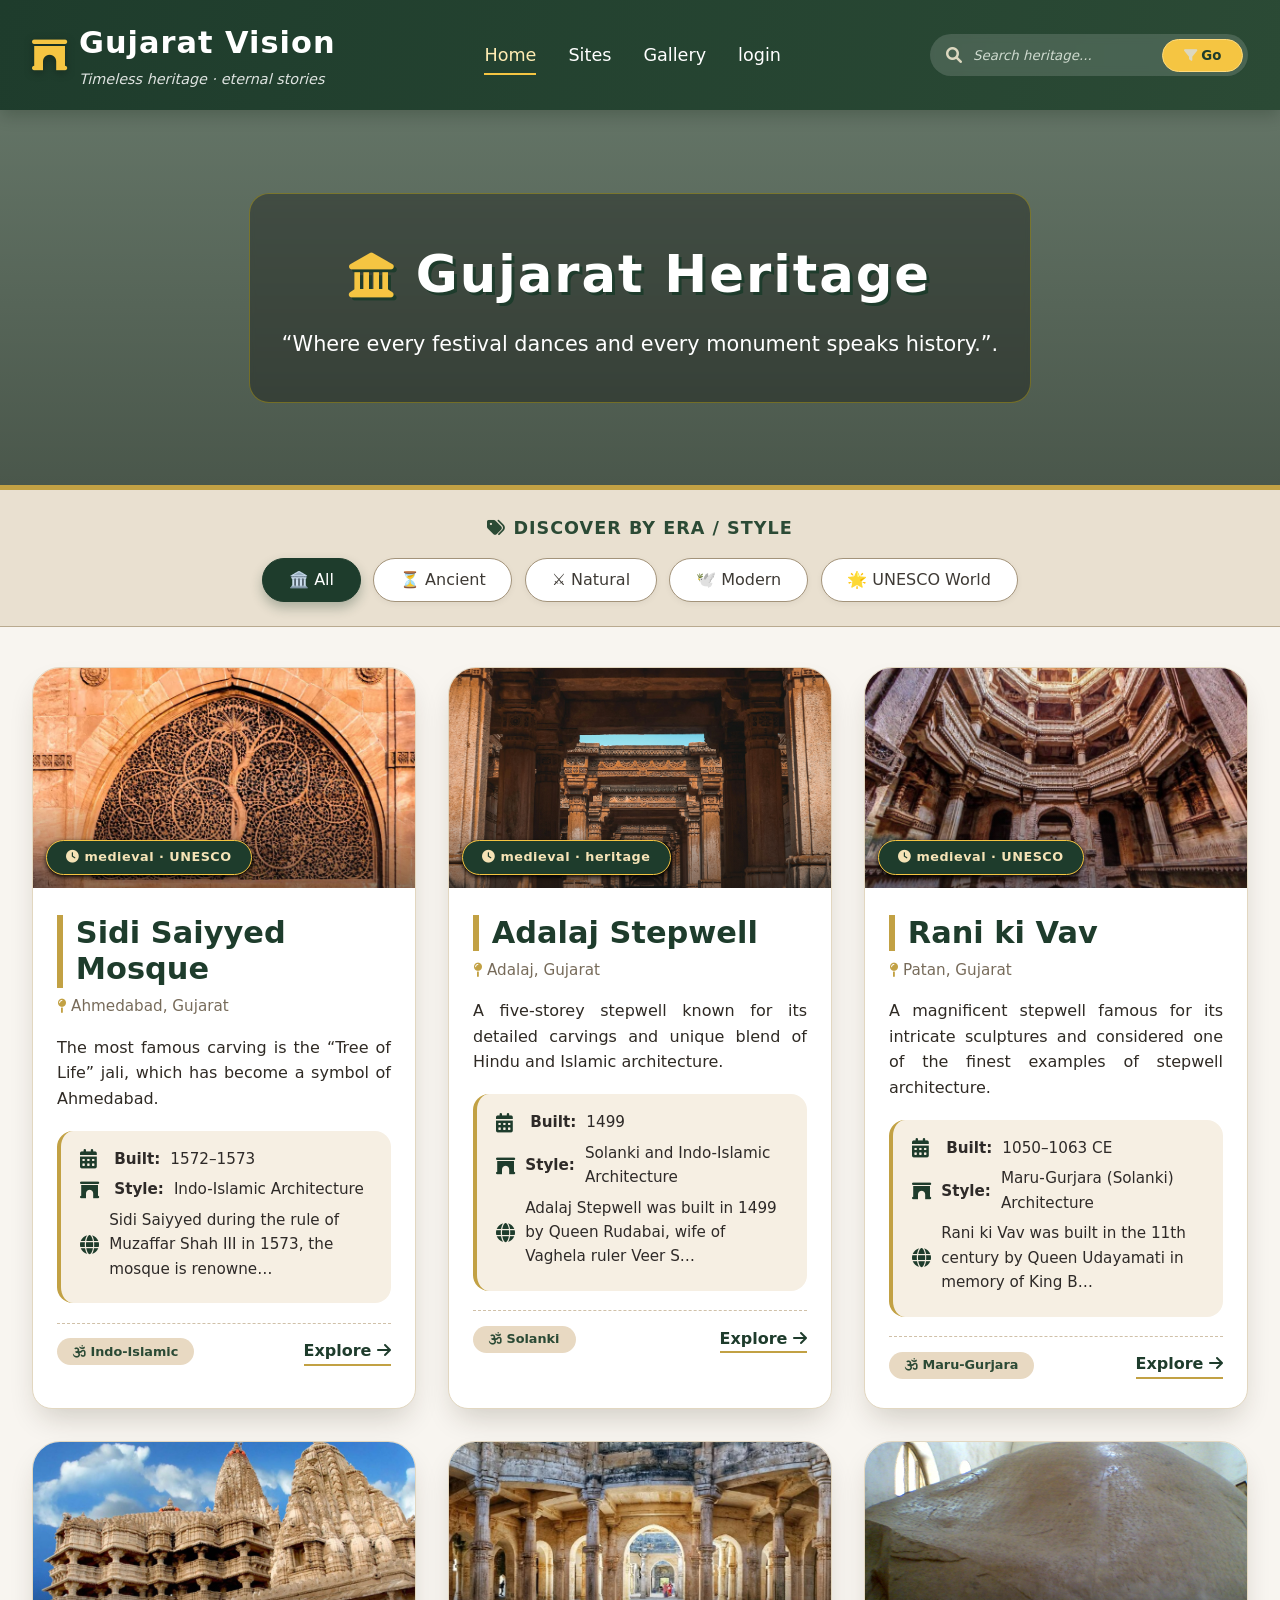
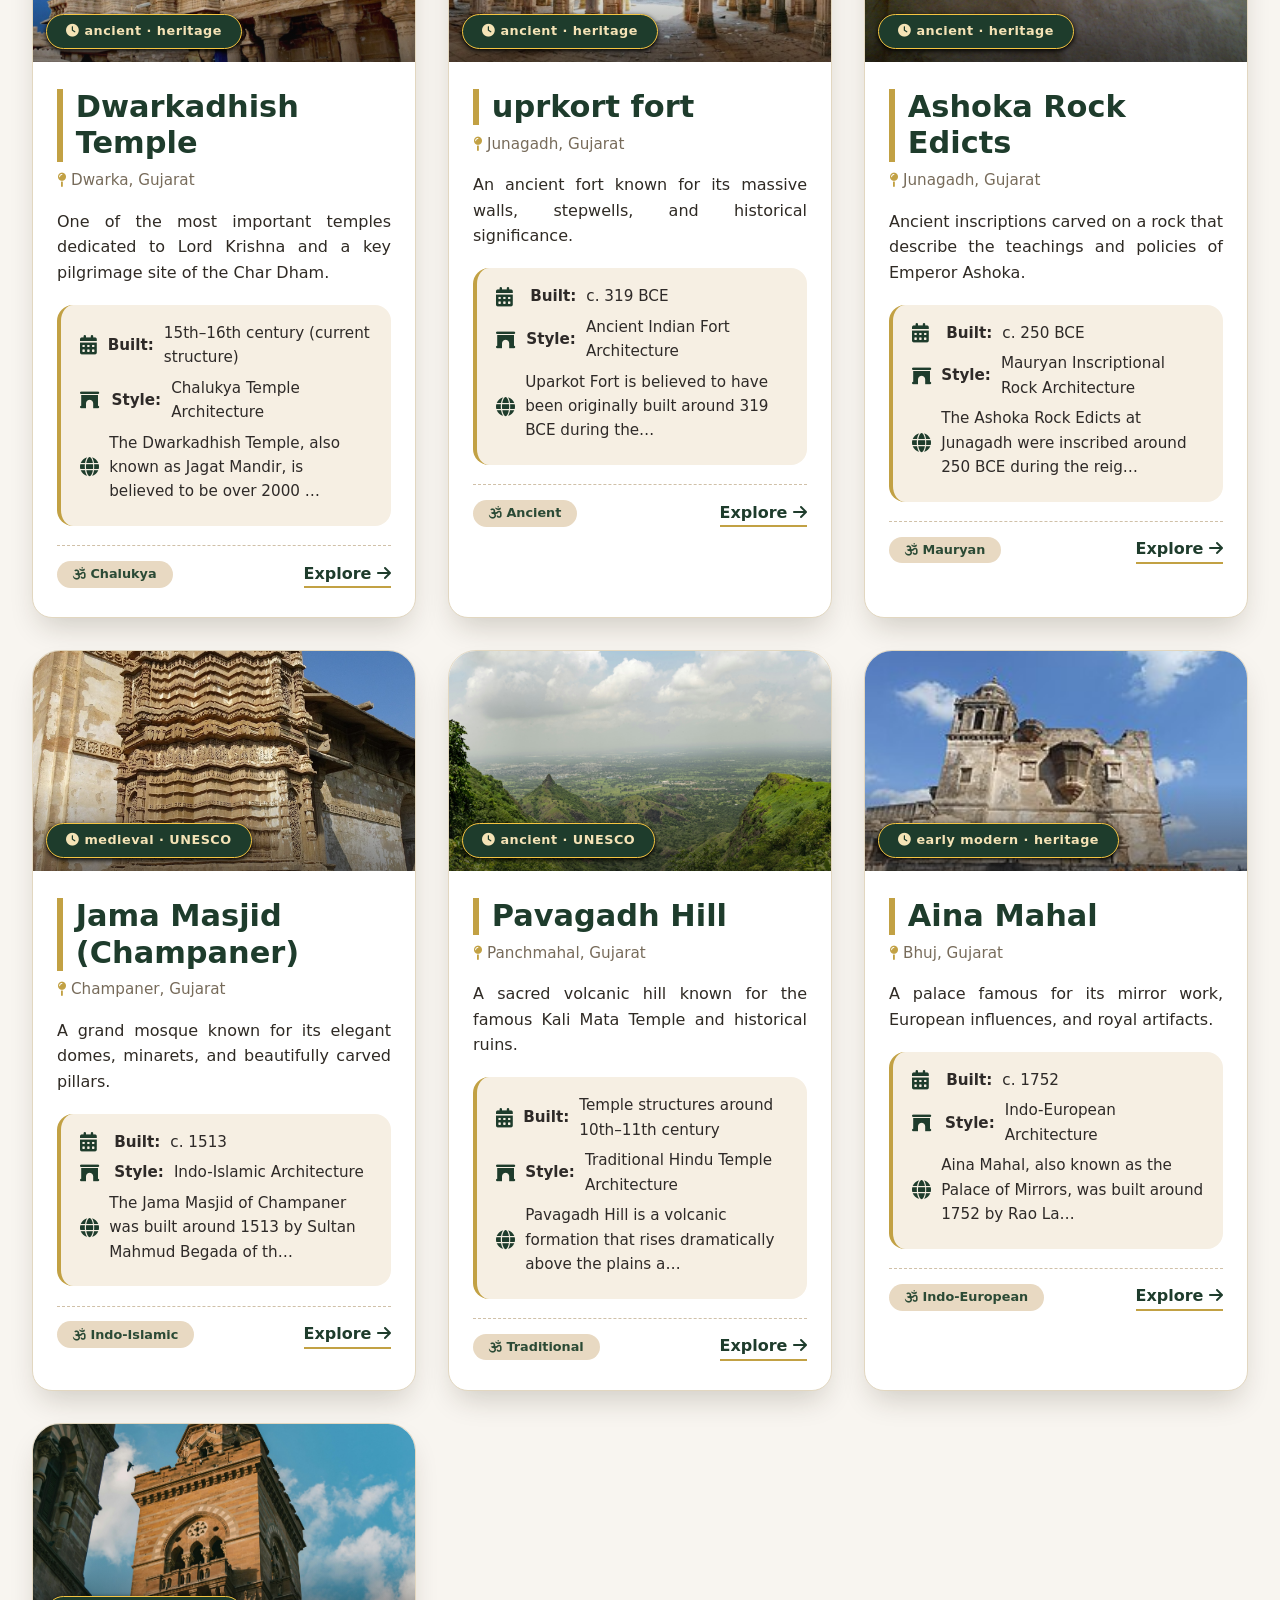
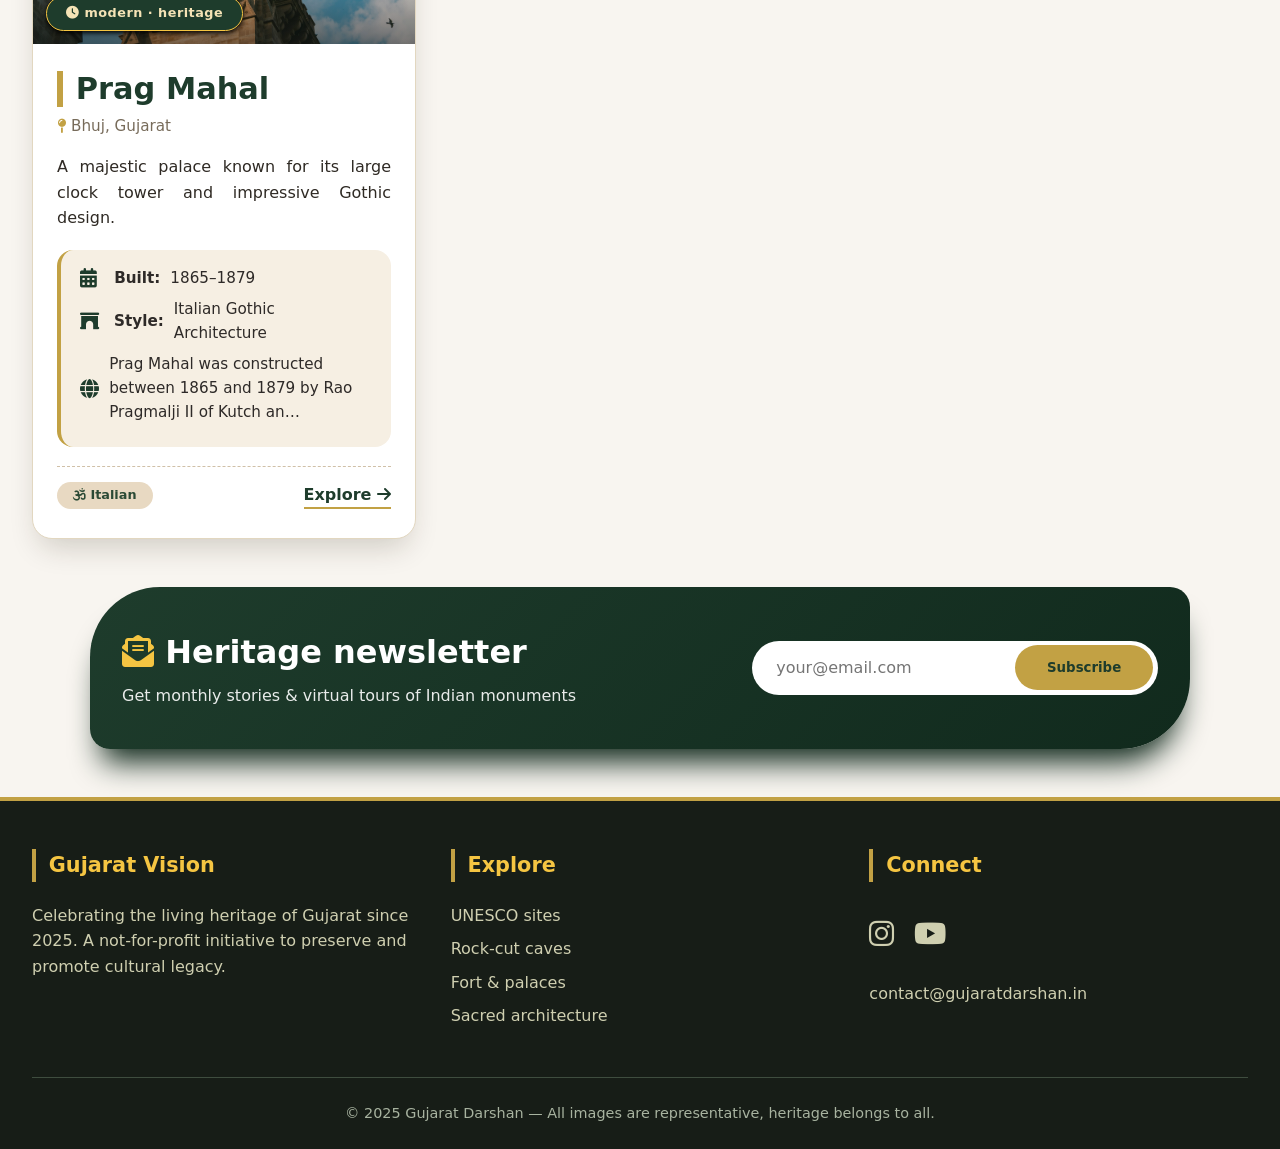
<file: index.html>
<!DOCTYPE html>
<html lang="en">
<head>
  <meta charset="UTF-8">
  <meta name="viewport" content="width=device-width, initial-scale=1.0">
  <title>Gujarat vision · Gujarat Heritage Sites</title>
  <!-- Font & Icons (Font Awesome) -->
  <link rel="stylesheet" href="https://cdnjs.cloudflare.com/ajax/libs/font-awesome/6.0.0-beta3/css/all.min.css">
  <link rel="stylesheet" href="style.css">
  <link rel="login.html" href="login.html">
</head>
<body>
  <header>
    <div class="header-container">
      <div class="logo-area">
        <i class="fas fa-archway logo-icon"></i>
        <div class="logo-text">
          <h1>Gujarat Vision</h1>
          <p>Timeless heritage · eternal stories</p>
        </div>
      </div>
      <nav>
        <ul>
          <li><a href="galllery/gallery.html" class="active">Home</a></li>
          <li><a href="#">Sites</a></li>
          <li><a href="#">Gallery</a></li>
          <li><a href="login.html">login</a></li>
        </ul>
      </nav>
      <div class="search-cat">
        <i class="fas fa-search"></i>
        <input type="text" placeholder="Search heritage..." id="searchInput">
        <button id="searchBtn"><i class="fas fa-filter"></i> Go</button>
      </div>
    </div>
  </header>

  <section class="hero">
    <div class="hero-content">
      <h2><i class="fas fa-landmark"></i> Gujarat Heritage</h2>
      <p>“Where every festival dances and every monument speaks history.”.</p>
    </div>
  </section>

  <section class="filter-section">
    <div class="filter-title"><i class="fas fa-tags"></i> DISCOVER BY ERA / STYLE</div>
    <div class="filter-pills" id="filterPills">
      <span class="pill active" data-filter="all">🏛️ All </span>
      <span class="pill" data-filter="ancient">⏳ Ancient</span>
      <span class="pill" data-filter="Natural">⚔️ Natural</span>
      <span class="pill" data-filter="modern">🕊️ Modern</span>
      <span class="pill" data-filter="unesco">🌟 UNESCO World</span>
    </div>
  </section>

  <main class="container">
    <div class="site-grid" id="heritageGrid">
      <!-- All heritage cards injected via JavaScript -->
    </div>
  </main>

  <section class="container">
    <div class="newsletter">
      <div>
        <h3><i class="fas fa-envelope-open-text"></i>  Heritage newsletter</h3>
        <p>Get monthly stories & virtual tours of Indian monuments</p>
      </div>
      <div class="newsletter-input">
        <input type="email" placeholder="your@email.com">
        <button>Subscribe</button>
      </div>
    </div>
  </section>

  <footer>
    <div class="footer-grid">
      <div class="footer-col">
        <h4>Gujarat Vision</h4>
        <p>Celebrating the living heritage of Gujarat since 2025. A not-for-profit initiative to preserve and promote cultural legacy.</p>
      </div>
      <div class="footer-col">
        <h4>Explore</h4>
        <a href="#">UNESCO sites</a>
        <a href="#">Rock-cut caves</a>
        <a href="#">Fort & palaces</a>
        <a href="#">Sacred architecture</a>
      </div>
      <div class="footer-col">
        <h4>Connect</h4>
        <div class="social-icons">
          <a href="#"><i class="fab fa-instagram"></i></a>
          <a href="#"><i class="fab fa-youtube"></i></a>
          <a href="#"><i class="fab fa-x-twitter"></i></a>
        </div>
        <p style="margin-top:1rem;">contact@gujaratdarshan.in</p>
      </div>
    </div>
    <div class="copyright">
      <p>&copy; 2025 Gujarat Darshan — All images are representative, heritage belongs to all.</p>
    </div>
  </footer>
<script src="script.js"></script>
 
  <!-- small fix: unsplash image diversity fallback already applied -->
</body>
</html>
</file>
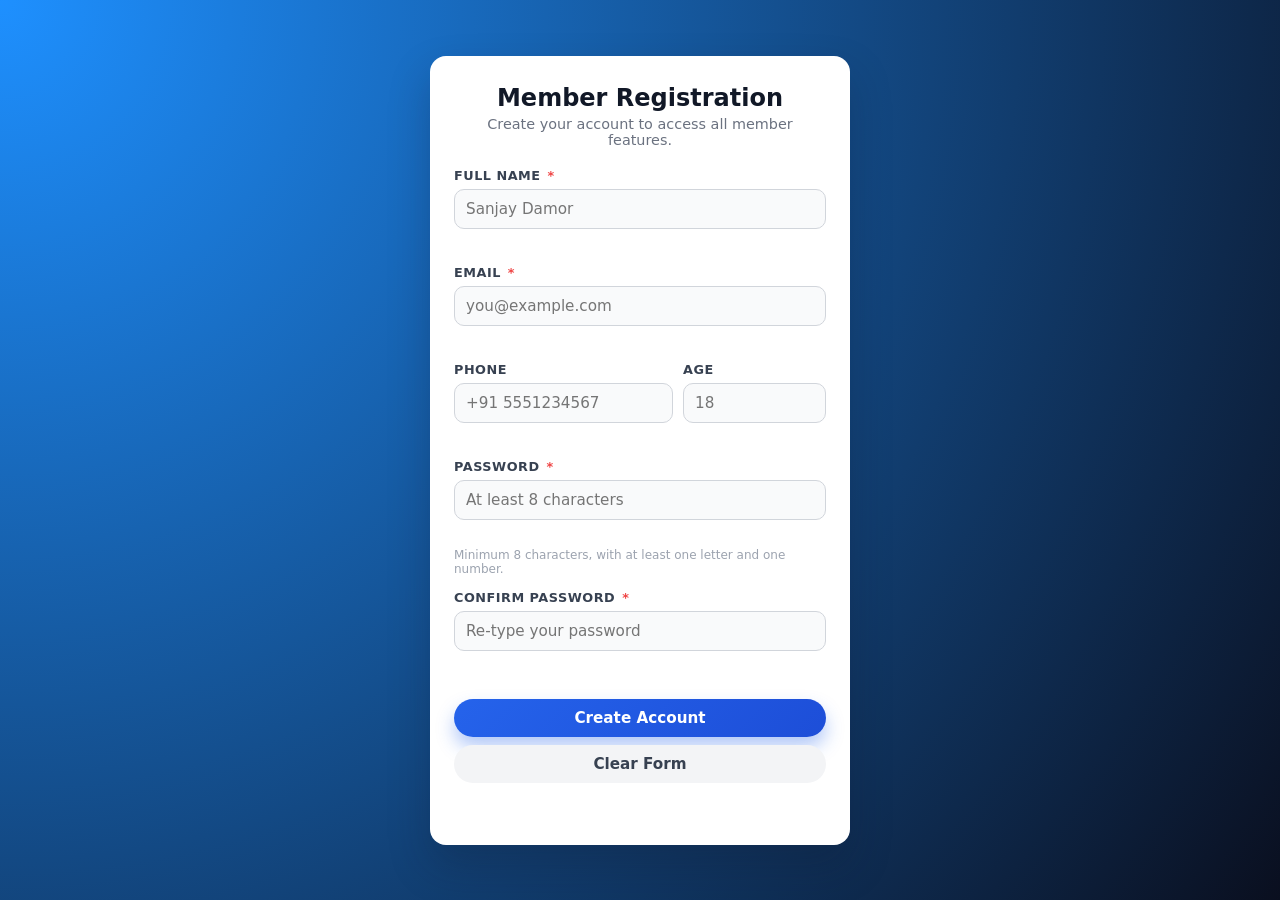
<file: login.html>
<!DOCTYPE html>
<html lang="en">
  <head>
    <meta charset="UTF-8" />
    <meta name="viewport" content="width=device-width, initial-scale=1.0" />
    <title>Member Registration</title>
    <style>
      * {
        box-sizing: border-box;
        margin: 0;
        padding: 0;
        font-family: system-ui, -apple-system, BlinkMacSystemFont, "Segoe UI",
          sans-serif;
      }

      body {
        min-height: 100vh;
        display: flex;
        align-items: center;
        justify-content: center;
        background: radial-gradient(circle at top left, #1e90ff, #0a0f1f);
        color: #111827;
        padding: 16px;
      }

      .card {
        width: 100%;
        max-width: 420px;
        background: #ffffff;
        border-radius: 16px;
        box-shadow: 0 20px 40px rgba(15, 23, 42, 0.25);
        padding: 28px 24px 24px;
      }

      .card-header {
        margin-bottom: 20px;
        text-align: center;
      }

      .card-title {
        font-size: 1.5rem;
        font-weight: 700;
        color: #111827;
        margin-bottom: 4px;
      }

      .card-subtitle {
        font-size: 0.9rem;
        color: #6b7280;
      }

      form {
        display: flex;
        flex-direction: column;
        gap: 14px;
      }

      .field {
        display: flex;
        flex-direction: column;
        gap: 6px;
      }

      label {
        font-size: 0.8rem;
        font-weight: 600;
        color: #374151;
        text-transform: uppercase;
        letter-spacing: 0.04em;
      }

      .required {
        color: #ef4444;
        margin-left: 2px;
      }

      input {
        padding: 10px 11px;
        border-radius: 10px;
        border: 1px solid #d1d5db;
        font-size: 0.95rem;
        outline: none;
        transition: border-color 0.15s ease, box-shadow 0.15s ease,
          background-color 0.15s ease;
        background-color: #f9fafb;
      }

      input:focus {
        border-color: #2563eb;
        box-shadow: 0 0 0 1px rgba(37, 99, 235, 0.15);
        background-color: #ffffff;
      }

      input.error {
        border-color: #ef4444;
        background-color: #fef2f2;
      }

      .error-message {
        min-height: 16px;
        font-size: 0.75rem;
        color: #b91c1c;
      }

      .hint {
        font-size: 0.75rem;
        color: #9ca3af;
      }

      .row {
        display: flex;
        gap: 10px;
      }

      .row .field {
        flex: 1;
      }

      .actions {
        margin-top: 12px;
        display: flex;
        flex-direction: column;
        gap: 8px;
      }

      button {
        border: none;
        border-radius: 999px;
        padding: 10px 16px;
        font-size: 0.95rem;
        font-weight: 600;
        cursor: pointer;
        transition: background-color 0.15s ease, transform 0.05s ease,
          box-shadow 0.15s ease;
      }

      .btn-primary {
        background: linear-gradient(135deg, #2563eb, #1d4ed8);
        color: #ffffff;
        box-shadow: 0 10px 18px rgba(37, 99, 235, 0.35);
      }

      .btn-primary:hover {
        background: linear-gradient(135deg, #1d4ed8, #1e40af);
        transform: translateY(-1px);
        box-shadow: 0 14px 24px rgba(37, 99, 235, 0.45);
      }

      .btn-primary:active {
        transform: translateY(0);
        box-shadow: 0 8px 16px rgba(37, 99, 235, 0.35);
      }

      .btn-secondary {
        background-color: #f3f4f6;
        color: #374151;
      }

      .btn-secondary:hover {
        background-color: #e5e7eb;
      }

      .form-message {
        margin-top: 6px;
        font-size: 0.85rem;
        text-align: center;
        min-height: 18px;
      }

      .form-message.success {
        color: #15803d;
      }

      .form-message.error {
        color: #b91c1c;
      }

      @media (max-width: 480px) {
        .card {
          padding: 22px 18px 18px;
        }
      }
    </style>
  </head>
  <body>
    <div class="card">
      <div class="card-header">
        <h1 class="card-title">Member Registration</h1>
        <p class="card-subtitle">
          Create your account to access all member features.
        </p>
      </div>

<form id="registrationForm" action="RegisterServlet" method="post">
        <div class="field">
          <label for="fullName"
            >Full Name <span class="required">*</span></label
          >
          <input
            type="text"
            id="fullName"
            name="fullName"
            placeholder="Sanjay Damor"
            autocomplete="name"
          />
          <div class="error-message" id="fullNameError"></div>
        </div>

        <div class="field">
          <label for="email"
            >Email <span class="required">*</span></label
          >
          <input
            type="email"
            id="email"
            name="email"
            placeholder="you@example.com"
            autocomplete="email"
          />
          <div class="error-message" id="emailError"></div>
        </div>

        <div class="row">
          <div class="field">
            <label for="phone">Phone</label>
            <input
              type="tel"
              id="phone"
              name="phone"
              placeholder="+91 5551234567"
              autocomplete="tel"
            />
            <div class="error-message" id="phoneError"></div>
          </div>

          <div class="field">
            <label for="age">Age</label>
            <input
              type="number"
              id="age"
              name="age"
              min="13"
              max="100"
              placeholder="18"
            />
            <div class="error-message" id="ageError"></div>
          </div>
        </div>

        <div class="field">
          <label for="password"
            >Password <span class="required">*</span></label
          >
          <input
            type="password"
            id="password"
            name="password"
            placeholder="At least 8 characters"
            autocomplete="new-password"
          />
          <div class="error-message" id="passwordError"></div>
          <div class="hint">
            Minimum 8 characters, with at least one letter and one number.
          </div>
        </div>

        <div class="field">
          <label for="confirmPassword"
            >Confirm Password <span class="required">*</span></label
          >
          <input
            type="password"
            id="confirmPassword"
            name="confirmPassword"
            placeholder="Re-type your password"
            autocomplete="new-password"
          />
          <div class="error-message" id="confirmPasswordError"></div>
        </div>

        <div class="actions">
          <button type="submit" class="btn-primary">Create Account</button>
          <button type="button" class="btn-secondary" id="resetButton">
            Clear Form
          </button>
        </div>

        <div id="formMessage" class="form-message"></div>
      </form>
    </div>

    <script>
      const form = document.getElementById("registrationForm");
      const resetButton = document.getElementById("resetButton");
      const formMessage = document.getElementById("formMessage");

      const fields = {
        fullName: document.getElementById("fullName"),
        email: document.getElementById("email"),
        phone: document.getElementById("phone"),
        age: document.getElementById("age"),
        password: document.getElementById("password"),
        confirmPassword: document.getElementById("confirmPassword"),
      };

      const errors = {
        fullName: document.getElementById("fullNameError"),
        email: document.getElementById("emailError"),
        phone: document.getElementById("phoneError"),
        age: document.getElementById("ageError"),
        password: document.getElementById("passwordError"),
        confirmPassword: document.getElementById("confirmPasswordError"),
      };

      function setError(fieldName, message) {
        const input = fields[fieldName];
        const errorEl = errors[fieldName];
        if (!input || !errorEl) return;
        input.classList.add("error");
        errorEl.textContent = message || "";
      }

      function clearError(fieldName) {
        const input = fields[fieldName];
        const errorEl = errors[fieldName];
        if (!input || !errorEl) return;
        input.classList.remove("error");
        errorEl.textContent = "";
      }

      function validateName() {
        const value = fields.fullName.value.trim();
        clearError("fullName");

        if (!value) {
          setError("fullName", "Full name is required.");
          return false;
        }

        if (value.length < 2) {
          setError("fullName", "Name must be at least 2 characters.");
          return false;
        }

        return true;
      }

      function validateEmail() {
        const value = fields.email.value.trim();
        clearError("email");

        if (!value) {
          setError("email", "Email is required.");
          return false;
        }

        const emailPattern =
          /^[a-zA-Z0-9._%+-]+@[a-zA-Z0-9.-]+\.[a-zA-Z]{2,}$/;
        if (!emailPattern.test(value)) {
          setError("email", "Please enter a valid email address.");
          return false;
        }

        return true;
      }

      function validatePhone() {
        const value = fields.phone.value.trim();
        clearError("phone");

        if (!value) {
          return true;
        }

        const digits = value.replace(/\\D/g, "");
        if (digits.length < 7) {
          setError("phone", "Please enter a valid phone number.");
          return false;
        }

        return true;
      }

      function validateAge() {
        const value = fields.age.value.trim();
        clearError("age");

        if (!value) {
          return true;
        }

        const age = Number(value);
        if (Number.isNaN(age) || age < 13 || age > 100) {
          setError("age", "Age must be between 13 and 100.");
          return false;
        }

        return true;
      }

      function validatePassword() {
        const value = fields.password.value;
        clearError("password");

        if (!value) {
          setError("password", "Password is required.");
          return false;
        }

        if (value.length < 8) {
          setError("password", "Password must be at least 8 characters.");
          return false;
        }

        const letterPattern = /[A-Za-z]/;
        const numberPattern = /[0-9]/;
        if (!letterPattern.test(value) || !numberPattern.test(value)) {
          setError(
            "password",
            "Password must include at least one letter and one number."
          );
          return false;
        }

        return true;
      }

      function validateConfirmPassword() {
        const password = fields.password.value;
        const confirm = fields.confirmPassword.value;
        clearError("confirmPassword");

        if (!confirm) {
          setError("confirmPassword", "Please confirm your password.");
          return false;
        }

        if (password !== confirm) {
          setError("confirmPassword", "Passwords do not match.");
          return false;
        }

        return true;
      }

      function validateForm() {
        formMessage.textContent = "";
        formMessage.classList.remove("success", "error");

        const isNameValid = validateName();
        const isEmailValid = validateEmail();
        const isPhoneValid = validatePhone();
        const isAgeValid = validateAge();
        const isPasswordValid = validatePassword();
        const isConfirmPasswordValid = validateConfirmPassword();

        return (
          isNameValid &&
          isEmailValid &&
          isPhoneValid &&
          isAgeValid &&
          isPasswordValid &&
          isConfirmPasswordValid
        );
      }

      Object.keys(fields).forEach((key) => {
        const input = fields[key];
        input.addEventListener("input", () => {
          if (input.classList.contains("error")) {
            switch (key) {
              case "fullName":
                validateName();
                break;
              case "email":
                validateEmail();
                break;
              case "phone":
                validatePhone();
                break;
              case "age":
                validateAge();
                break;
              case "password":
                validatePassword();
                validateConfirmPassword();
                break;
              case "confirmPassword":
                validateConfirmPassword();
                break;
            }
          }
        });
      });

      form.addEventListener("submit", (event) => {

    Object.keys(fields).forEach((key) => clearError(key));

    const isValid = validateForm();

    if (!isValid) {
        event.preventDefault();   // only stop if invalid
        formMessage.textContent =
          "Please fix the highlighted fields and try again.";
        formMessage.classList.add("error");
    }
});

        Object.keys(fields).forEach((key) => clearError(key));

        const isValid = validateForm();

        if (!isValid) {
          formMessage.textContent =
            "Please fix the highlighted fields and try again.";
          formMessage.classList.remove("success");
          formMessage.classList.add("error");
          return;
        }

        formMessage.textContent = "Registration successful! Welcome aboard.";
        formMessage.classList.remove("error");
        formMessage.classList.add("success");

        const formData = {
          fullName: fields.fullName.value.trim(),
          email: fields.email.value.trim(),
          phone: fields.phone.value.trim(),
          age: fields.age.value.trim(),
        };

        console.log("Member registered:", formData);
      

      resetButton.addEventListener("click", () => {
        form.reset();
        Object.keys(fields).forEach((key) => clearError(key));
        formMessage.textContent = "";
        formMessage.classList.remove("success", "error");
      });
    </script>
  </body>
</html>
</file>
<file: style.css>
* {
      margin: 0;
      padding: 0;
      box-sizing: border-box;
      font-family: 'Segoe UI', Roboto, system-ui, sans-serif;
    }

    body {
      background: #f8f5f0;  /* soft parchment */
      color: #2e2a28;
      line-height: 1.6;
    }

    /* ----- HEADER & NAVIGATION ----- */
    header {
      background: linear-gradient(105deg, #1e3c2c 0%, #2b4a35 100%);
      color: white;
      padding: 1.2rem 2rem;
      box-shadow: 0 6px 15px rgba(0, 20, 0, 0.2);
      position: sticky;
      top: 0;
      z-index: 100;
    }

    .header-container {
      max-width: 1400px;
      margin: 0 auto;
      display: flex;
      align-items: center;
      justify-content: space-between;
      flex-wrap: wrap;
    }

    .logo-area {
      display: flex;
      align-items: center;
      gap: 12px;
    }

    .logo-icon {
      font-size: 2.2rem;
      color: #f5c542;
      filter: drop-shadow(0 2px 4px rgba(0,0,0,0.3));
    }

    .logo-text h1 {
      font-size: 1.9rem;
      font-weight: 600;
      letter-spacing: 1px;
    }

    .logo-text p {
      font-size: 0.9rem;
      opacity: 0.85;
      font-style: italic;
    }

    nav ul {
      display: flex;
      gap: 2rem;
      list-style: none;
    }

    nav a {
      color: white;
      text-decoration: none;
      font-weight: 500;
      font-size: 1.1rem;
      padding: 0.5rem 0;
      border-bottom: 2px solid transparent;
      transition: 0.25s;
    }

    nav a:hover, nav a.active {
      border-bottom-color: #f5c542;
      color: #ffecb3;
    }

    .search-cat {
      display: flex;
      align-items: center;
      background: rgba(255,255,255,0.15);
      border-radius: 50px;
      padding: 0.3rem 0.3rem 0.3rem 1rem;
      backdrop-filter: blur(4px);
    }

    .search-cat i {
      color: #ddd8c0;
    }

    .search-cat input {
      background: transparent;
      border: none;
      padding: 0.5rem 0.7rem;
      color: white;
      outline: none;
      width: 200px;
    }

    .search-cat input::placeholder {
      color: #cfdacf;
      font-style: italic;
    }

    .search-cat button {
      background: #f5c542;
      border: none;
      border-radius: 50px;
      padding: 0.5rem 1.3rem;
      font-weight: 600;
      color: #1e3c2c;
      cursor: pointer;
      transition: 0.2s;
      border: 1px solid #ffdb7e;
    }

    .search-cat button:hover {
      background: #ffd966;
      transform: scale(1.02);
    }

    /* ----- HERO SECTION ----- */
    .hero {
      background: linear-gradient(rgba(0, 30, 10, 0.6), rgba(0, 20, 5, 0.7)), url('https://images.unsplash.com/photo-1548013146-72479768bada?q=80&w=2076&auto=format&fit=crop') center/cover no-repeat;
      min-height: 380px;
      display: flex;
      align-items: center;
      justify-content: center;
      text-align: center;
      color: white;
      padding: 2rem;
      border-bottom: 5px solid #c2a144;
    }

    .hero-content {
      max-width: 900px;
      background: rgba(0, 0, 0, 0.3);
      backdrop-filter: blur(3px);
      padding: 2.5rem 2rem;
      border-radius: 20px;
      border: 1px solid rgba(255,215,0,0.3);
    }

    .hero h2 {
      font-size: 3.2rem;
      font-weight: 600;
      text-shadow: 3px 3px 0 #1e3c2c;
      letter-spacing: 2px;
    }

    .hero h2 i {
      color: #f5c542;
      font-size: 2.8rem;
    }

    .hero p {
      font-size: 1.3rem;
      margin-top: 0.8rem;
      font-weight: 300;
    }

    /* ----- FILTER / CATEGORY PILLS ----- */
    .filter-section {
      background: #e9e0d0;
      padding: 1.5rem 2rem;
      text-align: center;
      border-bottom: 1px solid #b9aa8f;
    }

    .filter-title {
      font-size: 1.1rem;
      font-weight: 600;
      color: #2b4a35;
      margin-bottom: 1rem;
      letter-spacing: 1px;
    }

    .filter-pills {
      display: flex;
      flex-wrap: wrap;
      gap: 0.8rem;
      justify-content: center;
      max-width: 1100px;
      margin: 0 auto;
    }

    .pill {
      background: white;
      border: 1px solid #a3937a;
      color: #3e3a35;
      padding: 0.5rem 1.6rem;
      border-radius: 40px;
      font-weight: 500;
      cursor: pointer;
      transition: 0.2s;
      box-shadow: 0 2px 6px rgba(0,0,0,0.05);
    }

    .pill:hover, .pill.active {
      background: #1e3c2c;
      color: white;
      border-color: #1e3c2c;
      box-shadow: 0 6px 12px rgba(30,60,44,0.3);
    }

    /* ----- MAIN GRID : HERITAGE SITES ----- */
    .container {
      max-width: 1400px;
      margin: 2.5rem auto;
      padding: 0 2rem;
    }

    .site-grid {
      display: grid;
      grid-template-columns: repeat(auto-fill, minmax(350px, 1fr));
      gap: 2rem;
    }

    .card {
      background: white;
      border-radius: 28px 28px 20px 20px;
      overflow: hidden;
      box-shadow: 0 15px 30px -8px rgba(40, 30, 10, 0.2);
      transition: all 0.25s ease;
      border: 1px solid #e2d7c0;
      display: flex;
      flex-direction: column;
    }

    .card:hover {
      transform: translateY(-8px);
      box-shadow: 0 25px 40px -6px #2b4a3560;
      border-color: #c2a144;
    }

    .card-img {
      height: 220px;
      background-size: cover;
      background-position: center;
      position: relative;
      display: flex;
      align-items: flex-end;
      justify-content: flex-start;
      padding: 0.8rem;
    }

    .epoch-tag {
      background: #1e3c2c;
      color: #f5e3b6;
      font-weight: 600;
      font-size: 0.8rem;
      padding: 0.4rem 1.2rem;
      border-radius: 40px;
      letter-spacing: 0.5px;
      border: 1px solid #f5c542;
      backdrop-filter: blur(2px);
      box-shadow: 0 2px 5px black;
    }

    .card-content {
      padding: 1.7rem 1.5rem 1.8rem;
      flex: 1;
    }

    .card h3 {
      font-size: 1.9rem;
      font-weight: 600;
      color: #1e3c2c;
      margin-bottom: 0.3rem;
      line-height: 1.2;
      border-left: 6px solid #c2a144;
      padding-left: 0.8rem;
    }

    .location {
      display: flex;
      align-items: center;
      gap: 5px;
      color: #776b5a;
      font-size: 0.95rem;
      margin: 0.4rem 0 1rem 0;
    }

    .location i {
      color: #c2a144;
      font-size: 0.9rem;
    }

    .description {
      color: #2f2a24;
      margin: 0.8rem 0 1.2rem;
      font-size: 1rem;
      text-align: justify;
    }

    .heritage-detail {
      background: #f6efe3;
      border-radius: 16px;
      padding: 1rem 1.2rem;
      margin: 0.8rem 0 0.2rem;
      border-left: 4px solid #c2a144;
    }

    .heritage-detail p {
      margin-bottom: 0.4rem;
      font-size: 0.95rem;
      display: flex;
      align-items: center;
      gap: 10px;
    }

    .heritage-detail i {
      width: 24px;
      color: #1e3c2c;
      font-size: 1.2rem;
    }

    .card-footer {
      display: flex;
      justify-content: space-between;
      align-items: center;
      margin-top: 1.2rem;
      border-top: 1px dashed #d0c0a8;
      padding-top: 0.9rem;
    }

    .cultural {
      background: #e8d9c2;
      color: #2b4a35;
      border-radius: 50px;
      padding: 0.2rem 1rem;
      font-size: 0.8rem;
      font-weight: 600;
    }

    .read-more {
      color: #1e3c2c;
      font-weight: 600;
      text-decoration: none;
      border-bottom: 2px solid #c2a144;
    }

    .read-more:hover {
      color: #c2a144;
    }

    /* ----- CTA / NEWSLETTER (PROFESSIONAL) ----- */
    .newsletter {
      background: linear-gradient(135deg, #1e3c2c, #112a1d);
      color: white;
      border-radius: 70px 20px 70px 20px;
      max-width: 1100px;
      margin: 3rem auto;
      padding: 2.5rem 2rem;
      display: flex;
      flex-wrap: wrap;
      align-items: center;
      justify-content: space-between;
      box-shadow: 0 25px 30px -12px #0f281b;
    }

    .newsletter h3 {
      font-size: 2rem;
      font-weight: 600;
    }

    .newsletter h3 i {
      color: #f5c542;
    }

    .newsletter p {
      opacity: 0.9;
      margin-top: 0.3rem;
    }

    .newsletter-input {
      display: flex;
      gap: 0.5rem;
      background: white;
      padding: 0.3rem;
      border-radius: 60px;
    }

    .newsletter-input input {
      border: none;
      padding: 0.8rem 1.2rem;
      width: 250px;
      border-radius: 60px;
      outline: none;
      font-size: 1rem;
    }

    .newsletter-input button {
      background: #c2a144;
      border: none;
      border-radius: 60px;
      padding: 0.8rem 2rem;
      font-weight: 700;
      color: #1e3c2c;
      cursor: pointer;
      transition: 0.2s;
    }

    .newsletter-input button:hover {
      background: #f5c542;
    }

    /* ----- FOOTER ----- */
    footer {
      background: #171d17;
      color: #ddd8c0;
      padding: 3rem 2rem 1.5rem;
      margin-top: 3rem;
      border-top: 4px solid #c2a144;
    }

    .footer-grid {
      max-width: 1400px;
      margin: 0 auto;
      display: grid;
      grid-template-columns: repeat(auto-fit, minmax(250px, 1fr));
      gap: 2.5rem;
    }

    .footer-col h4 {
      color: #f5c542;
      font-size: 1.3rem;
      margin-bottom: 1.3rem;
      border-left: 4px solid #c2a144;
      padding-left: 0.8rem;
    }

    .footer-col p, .footer-col a {
      color: #cfcfb0;
      text-decoration: none;
      display: block;
      margin: 0.5rem 0;
    }

    .footer-col a:hover {
      color: white;
      padding-left: 5px;
    }

    .social-icons {
      display: flex;
      gap: 1.2rem;
      font-size: 1.8rem;
    }

    .copyright {
      text-align: center;
      border-top: 1px solid #3f4d3f;
      margin-top: 2.5rem;
      padding-top: 1.5rem;
      color: #a8b3a0;
      font-size: 0.9rem;
    }

    /* ----- RESPONSIVE TWEAKS ----- */
    @media (max-width: 850px) {
      .header-container { flex-direction: column; gap: 1rem; }
      .search-cat { width: 100%; }
      .search-cat input { flex: 1; }
      .hero h2 { font-size: 2.5rem; }
      .newsletter { flex-direction: column; text-align: center; gap: 1.5rem; }
    }
</file>
